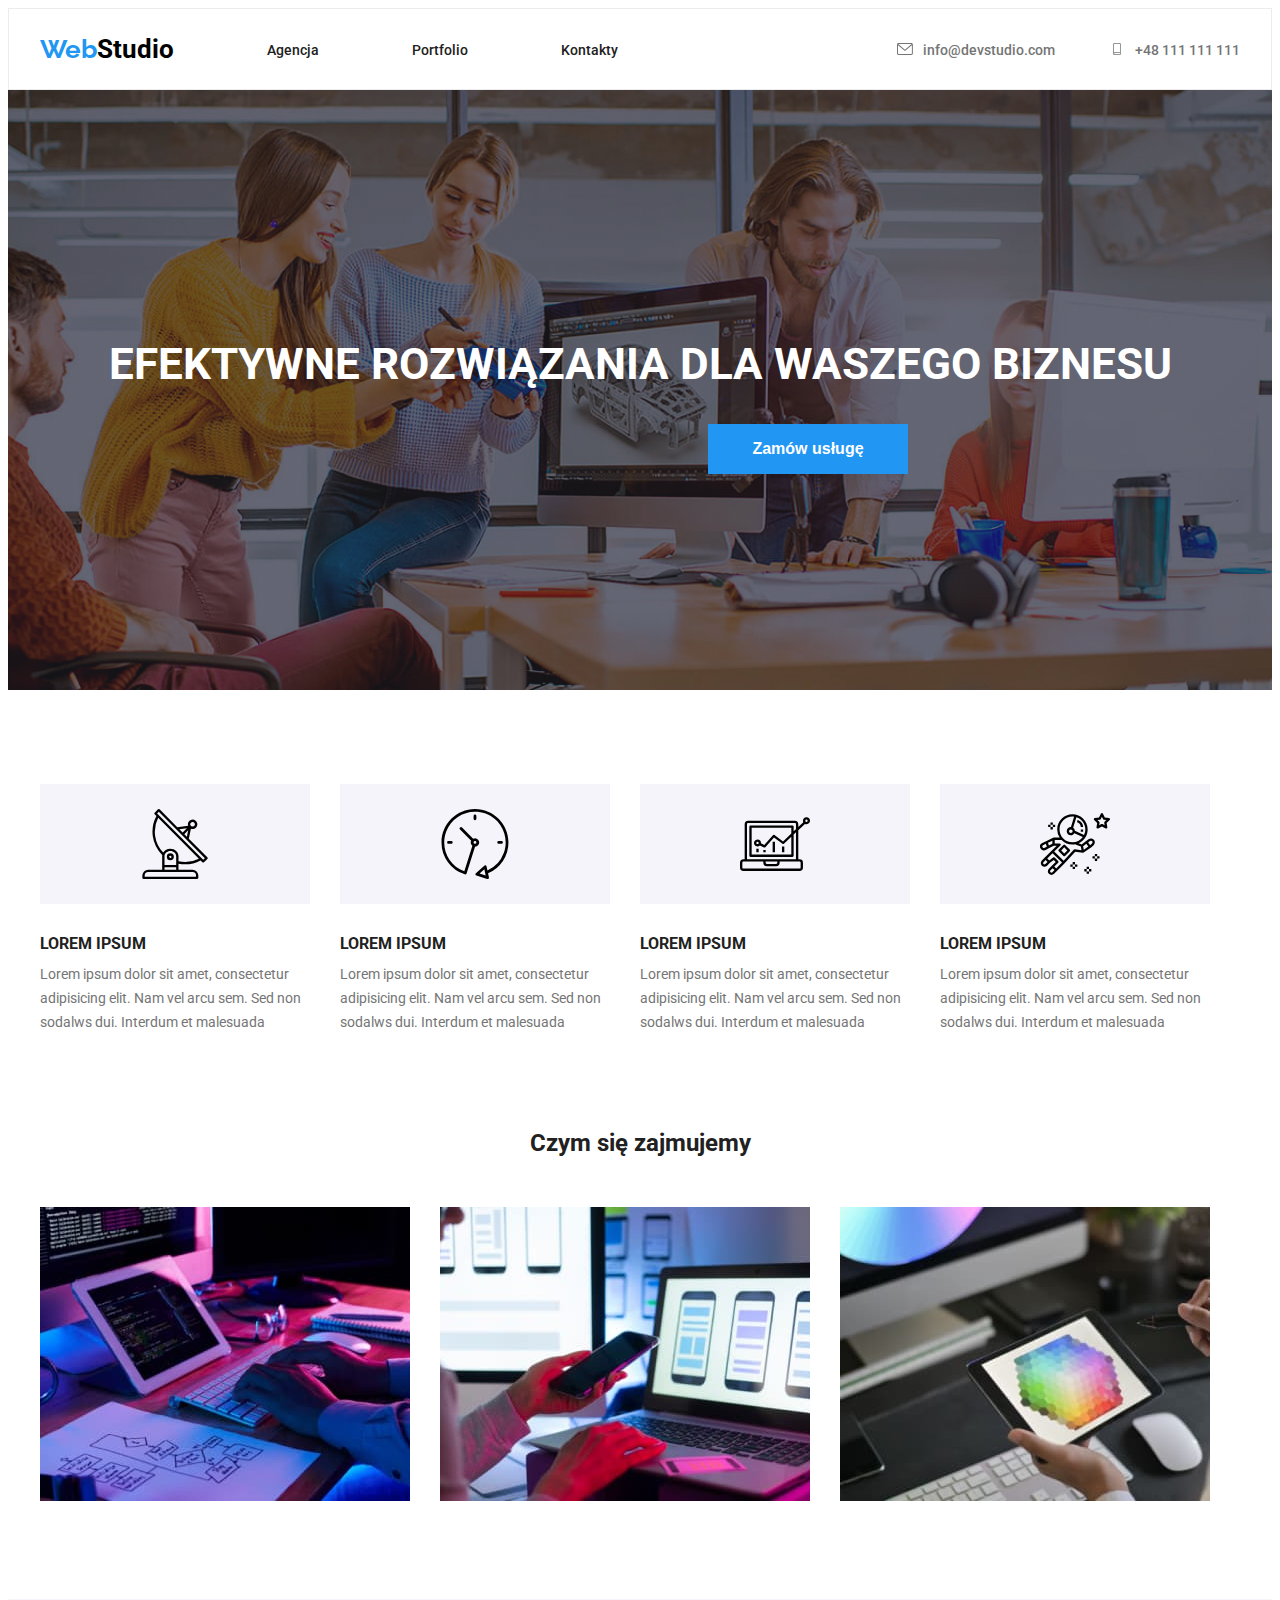
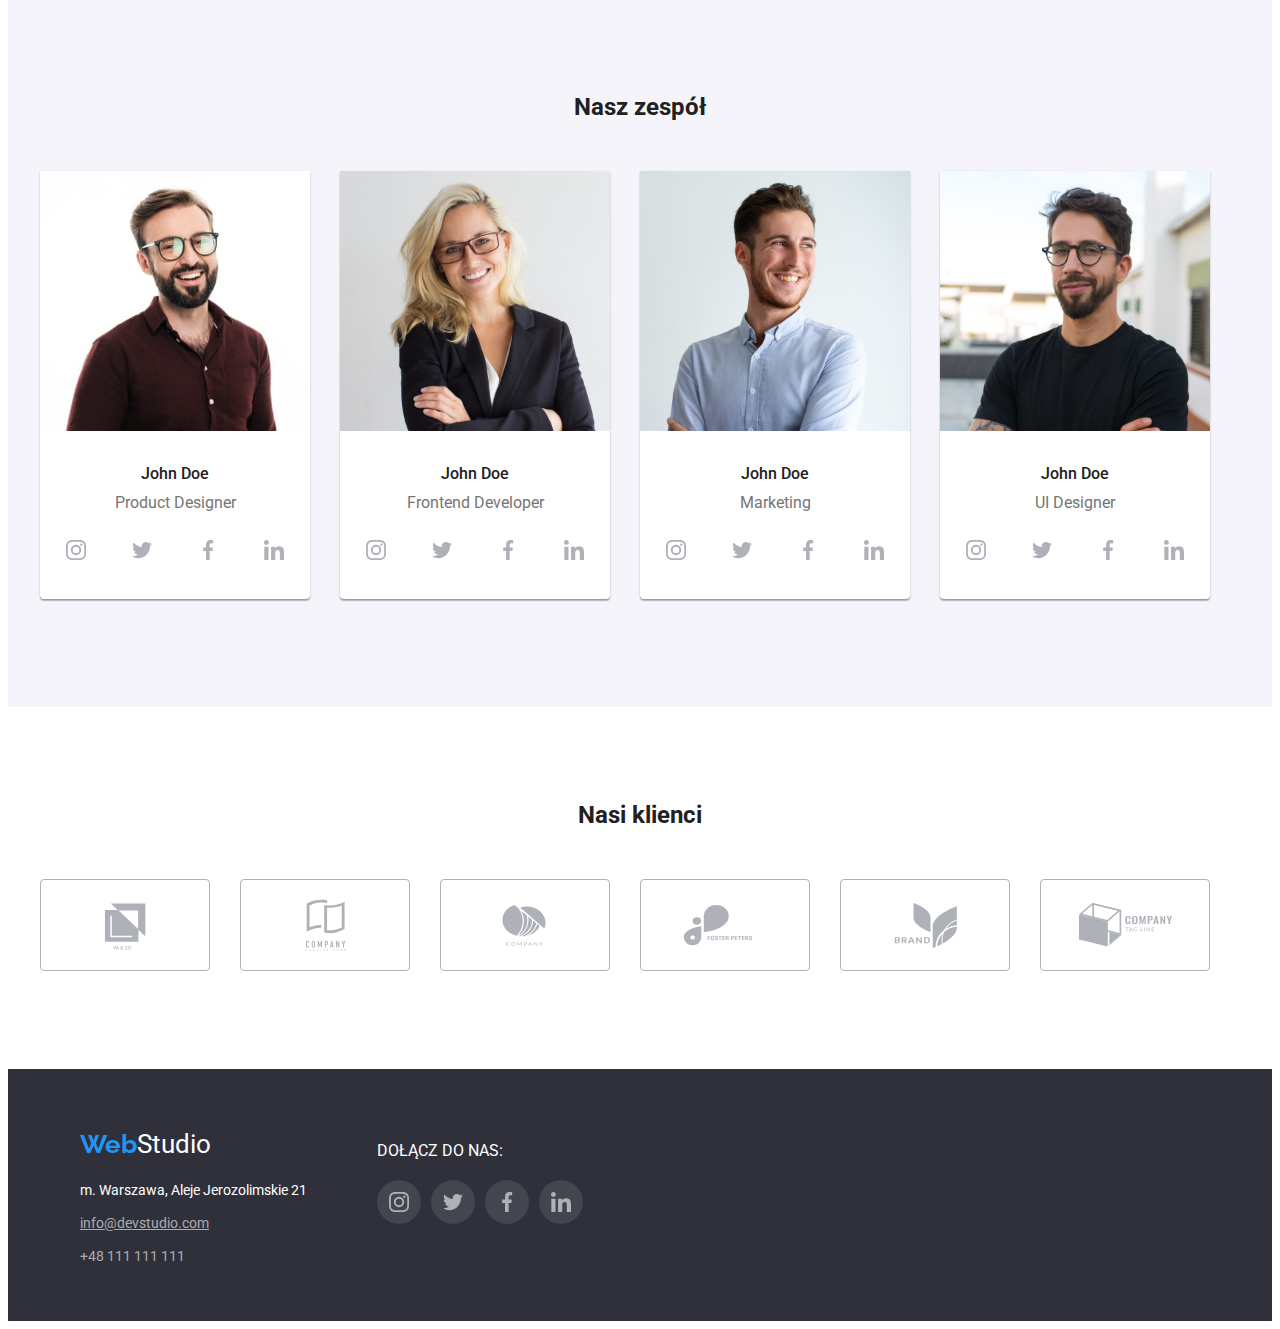
<file: index.html>
<!DOCTYPE html>
<html lang="pl">
  <head>
    <link rel="stylesheet" href="./css/styles.css" />
    <title>Studio</title>
    <link rel="preconnect" href="https://fonts.googleapis.com" />
    <link rel="preconnect" href="https://fonts.gstatic.com" crossorigin />
    <link
      href="https://fonts.googleapis.com/css2?family=Raleway:wght@700&family=Roboto:wght@400;500;700;900&display=swap"
      rel="stylesheet"
    />

    <link
      rel="stylesheet"
      href="https://cdnjs.cloudflare.com/ajax/libs/modern-normalize/1.1.0/modern-normalize.min.css"
      integrity="sha512-wpPYUAdjBVSE4KJnH1VR1HeZfpl1ub8YT/NKx4PuQ5NmX2tKuGu6U/JRp5y+Y8XG2tV+wKQpNHVUX03MfMFn9Q=="
      crossorigin="anonymous"
      referrerpolicy="no-referrer"
    />
    <link href="css/styles.css" rel="stylesheet" />
  </head>

  <body>
    <header class="header-style">
      <div class="header-container container">
        <div class="header-logo">
          <a class="logo" href="./index.html"
            ><span class="web-text">Web</span>Studio</a
          >
        </div>

        <nav class="nav-menu">
          <ul class="list">
            <li>
              <a href="./index.html" class="web-navigation">Agencja</a>
            </li>
            <li>
              <a href="./portfolio.html" class="web-navigation">Portfolio</a>
            </li>
            <li><a href="#" class="web-navigation">Kontakty</a></li>
          </ul>
        </nav>

        <div class="header-contacts">
          <a class="header-email" href="mailto:info@devstudio.com">
            <svg class="envelope" width="16" height="12">
              <use href="./images/symbol-defs.svg#icon-envelope"></use></svg
            >info@devstudio.com</a
          >

          <a class="header-phone" href="tel:+48111111111"
            ><svg class="smartphone" width="16" height="12">
              <use href="./images/symbol-defs.svg#icon-smartphone"></use></svg
            >+48 111 111 111</a
          >
        </div>
      </div>
    </header>

    <main>
      <section class="section-primary">
        <h1 class="tittle">EFEKTYWNE ROZWIĄZANIA DLA WASZEGO BIZNESU</h1>
        <button type="button" class="order">Zamów usługę</button>
      </section>

      <section class="section">
        <div class="container">
          <ul class="list">
            <li class="lorem">
              <figure class="lorem-figure">
                <svg width="70" height="70">
                  <use href="./images/symbol-defs.svg#icon-antenna-1"></use>
                </svg>
              </figure>
              <figcaption>
                <h4 class="lorem-tittle">LOREM IPSUM</h4>
                <p class="text-studio">
                  Lorem ipsum dolor sit amet, consectetur adipisicing elit. Nam
                  vel arcu sem. Sed non sodalws dui. Interdum et malesuada
                </p>
              </figcaption>
            </li>

            <li class="lorem">
              <figure class="lorem-figure">
                <svg width="70" height="70">
                  <use href="./images/symbol-defs.svg#icon-clock-1"></use>
                </svg>
              </figure>
              <figcaption>
                <h4 class="lorem-tittle">LOREM IPSUM</h4>
                <p class="text-studio">
                  Lorem ipsum dolor sit amet, consectetur adipisicing elit. Nam
                  vel arcu sem. Sed non sodalws dui. Interdum et malesuada
                </p>
              </figcaption>
            </li>

            <li class="lorem">
              <figure class="lorem-figure">
                <svg width="70" height="70">
                  <use href="./images/symbol-defs.svg#icon-diagram-1"></use>
                </svg>
              </figure>
              <figcaption>
                <h4 class="lorem-tittle">LOREM IPSUM</h4>
                <p class="text-studio">
                  Lorem ipsum dolor sit amet, consectetur adipisicing elit. Nam
                  vel arcu sem. Sed non sodalws dui. Interdum et malesuada
                </p>
              </figcaption>
            </li>

            <li class="lorem">
              <figure class="lorem-figure">
                <svg class="lorem-icon" width="70" height="70">
                  <use href="./images/symbol-defs.svg#icon-astronaut-1"></use>
                </svg>
              </figure>
              <figcaption>
                <h4 class="lorem-tittle">LOREM IPSUM</h4>
                <p class="text-studio">
                  Lorem ipsum dolor sit amet, consectetur adipisicing elit. Nam
                  vel arcu sem. Sed non sodalws dui. Interdum et malesuada
                </p>
              </figcaption>
            </li>
          </ul>
        </div>
      </section>

      <section class="section3">
        <div class="container">
          <h2 class="what-we-do">Czym się zajmujemy</h2>
          <ul class="list">
            <li class="scope">
              <img
                src="images/whatwedo/keyboard.jpg"
                alt="Ręce na klawiaturze"
                width="370"
                height="294"
              />
            </li>
            <li class="scope">
              <img
                src="images/whatwedo/laptop.jpg"
                alt="Otwarty laptop"
                width="370"
                height="294"
              />
            </li>
            <li class="scope">
              <img
                src="images/whatwedo/tablet.jpg"
                alt="Tablet"
                width="370"
                height="294"
              />
            </li>
          </ul>
        </div>
      </section>

      <section class="team">
        <div class="container">
          <h2 class="team-tittle">Nasz zespół</h2>
          <ul class="list">
            <li class="our-team">
              <figure class="figure">
                <img
                  src="images/team/product-designer.jpg"
                  alt="Zdjęcie pracownika"
                  width="270"
                  height="260"
                />

                <figcaption class="figcaption">
                  <p class="employee">John Doe</p>
                  <p class="job-position">Product Designer</p>
                  <div class="social-media">
                    <ul class="list-sm">
                      <li>
                        <a href="" class="social-item">
                          <svg class="icon" width="20" height="20">
                            <use
                              href="./images/symbol-defs.svg#icon-instagram-2"
                            ></use>
                          </svg>
                        </a>
                      </li>
                      <li>
                        <a href="" class="social-item">
                          <svg class="icon" width="20" height="20">
                            <use
                              href="./images/symbol-defs.svg#icon-twitter-1"
                            ></use>
                          </svg>
                        </a>
                      </li>
                      <li>
                        <a href="" class="social-item">
                          <svg class="icon" width="20" height="20">
                            <use
                              href="./images/symbol-defs.svg#icon-facebook-1"
                            ></use>
                          </svg>
                        </a>
                      </li>
                      <li>
                        <a href="" class="social-item">
                          <svg class="icon" width="20" height="20">
                            <use
                              href="./images/symbol-defs.svg#icon-linkedin-1"
                            ></use>
                          </svg>
                        </a>
                      </li>
                    </ul>
                  </div>
                </figcaption>
              </figure>
            </li>

            <li class="our-team">
              <figure class="figure">
                <img
                  src="images/team/frontend-developer.jpg"
                  alt="Zdjęcie pracownika"
                  width="270"
                  height="260"
                />
                <figcaption class="figcaption">
                  <p class="employee">John Doe</p>
                  <p class="job-position">Frontend Developer</p>
                  <div class="social-media">
                    <ul class="list-sm">
                      <li>
                        <a href="" class="social-item">
                          <svg class="icon" width="20" height="20">
                            <use
                              href="./images/symbol-defs.svg#icon-instagram-2"
                            ></use>
                          </svg>
                        </a>
                      </li>
                      <li>
                        <a href="" class="social-item">
                          <svg class="icon" width="20" height="20">
                            <use
                              href="./images/symbol-defs.svg#icon-twitter-1"
                            ></use>
                          </svg>
                        </a>
                      </li>
                      <li>
                        <a href="" class="social-item">
                          <svg class="icon" width="20" height="20">
                            <use
                              href="./images/symbol-defs.svg#icon-facebook-1"
                            ></use>
                          </svg>
                        </a>
                      </li>
                      <li>
                        <a href="" class="social-item">
                          <svg class="icon" width="20" height="20">
                            <use
                              href="./images/symbol-defs.svg#icon-linkedin-1"
                            ></use>
                          </svg>
                        </a>
                      </li>
                    </ul>
                  </div>
                </figcaption>
              </figure>
            </li>

            <li class="our-team">
              <figure class="figure">
                <img
                  src="images/team/marketing.jpg"
                  alt="Zdjęcie pracownika"
                  width="270"
                  height="260"
                />
                <figcaption class="figcaption">
                  <p class="employee">John Doe</p>
                  <p class="job-position">Marketing</p>
                  <div class="social-media">
                    <ul class="list-sm">
                      <li>
                        <a href="" class="social-item">
                          <svg class="icon" width="20" height="20">
                            <use
                              href="./images/symbol-defs.svg#icon-instagram-2"
                            ></use>
                          </svg>
                        </a>
                      </li>
                      <li>
                        <a href="" class="social-item">
                          <svg class="icon" width="20" height="20">
                            <use
                              href="./images/symbol-defs.svg#icon-twitter-1"
                            ></use>
                          </svg>
                        </a>
                      </li>
                      <li>
                        <a href="" class="social-item">
                          <svg class="icon" width="20" height="20">
                            <use
                              href="./images/symbol-defs.svg#icon-facebook-1"
                            ></use>
                          </svg>
                        </a>
                      </li>
                      <li>
                        <a href="" class="social-item">
                          <svg class="icon" width="20" height="20">
                            <use
                              href="./images/symbol-defs.svg#icon-linkedin-1"
                            ></use>
                          </svg>
                        </a>
                      </li>
                    </ul>
                  </div>
                </figcaption>
              </figure>
            </li>

            <li class="our-team">
              <figure class="figure">
                <img
                  src="images/team/ui-designer.jpg"
                  alt="Zdjęcie pracownika"
                  width="270"
                  height="260"
                />
                <figcaption class="figcaption">
                  <p class="employee">John Doe</p>
                  <p class="job-position">UI Designer</p>
                  <div class="social-media">
                    <ul class="list-sm">
                      <li>
                        <a href="" class="social-item">
                          <svg class="icon" width="20" height="20">
                            <use
                              href="./images/symbol-defs.svg#icon-instagram-2"
                            ></use>
                          </svg>
                        </a>
                      </li>
                      <li>
                        <a href="" class="social-item">
                          <svg class="icon" width="20" height="20">
                            <use
                              href="./images/symbol-defs.svg#icon-twitter-1"
                            ></use>
                          </svg>
                        </a>
                      </li>
                      <li>
                        <a href="" class="social-item">
                          <svg class="icon" width="20" height="20">
                            <use
                              href="./images/symbol-defs.svg#icon-facebook-1"
                            ></use>
                          </svg>
                        </a>
                      </li>
                      <li>
                        <a href="" class="social-item">
                          <svg class="icon" width="20" height="20">
                            <use
                              href="./images/symbol-defs.svg#icon-linkedin-1"
                            ></use>
                          </svg>
                        </a>
                      </li>
                    </ul>
                  </div>
                </figcaption>
              </figure>
            </li>
          </ul>
        </div>
      </section>
      <section class="section">
        <div class="container">
          <h2 class="what-we-do">Nasi klienci</h2>
          <ul class="list">
            <li class="scope">
              <svg class="logo-icon">
                <use
                  href="./images/symbol-defs.svg#icon-Logo"
                  width="106"
                  height="60.04"
                ></use>
              </svg>
            </li>

            <li class="scope">
              <svg class="logo-icon">
                <use
                  href="./images/symbol-defs.svg#icon-Logo-1"
                  width="106"
                  height="60.04"
                ></use>
              </svg>
            </li>

            <li class="scope">
              <svg class="logo-icon">
                <use
                  href="./images/symbol-defs.svg#icon-Logo-2"
                  width="106"
                  height="60.04"
                ></use>
              </svg>
            </li>

            <li class="scope">
              <svg class="logo-icon">
                <use
                  href="./images/symbol-defs.svg#icon-Logo-3"
                  width="106"
                  height="60.04"
                ></use>
              </svg>
            </li>

            <li class="scope">
              <svg class="logo-icon">
                <use
                  href="./images/symbol-defs.svg#icon-Logo-4"
                  width="106"
                  height="60.04"
                ></use>
              </svg>
            </li>

            <li class="scope">
              <svg class="logo-icon">
                <use
                  href="./images/symbol-defs.svg#icon-Logo-5"
                  width="106"
                  height="60.04"
                ></use>
              </svg>
            </li>
          </ul>
        </div>
      </section>
    </main>

    <footer class="footer-style">
      <div class="container">
        <ul class="list-footer">
          <li>
            <div class="footer-logo">
              <span class="web-text">Web</span
              ><span class="studio">Studio</span>
            </div>
            <address class="address">
              m. Warszawa, Aleje Jerozolimskie 21
            </address>
            <p class="footer-contact-mail">
              <a href="mailto:info@devstudio.com" class="footer-mail"
                >info@devstudio.com</a
              >
            </p>
            <p class="footer-contact-phone">
              <a href="tel:+48111111111" class="footer-phone"
                >+48 111 111 111</a
              >
            </p>
          </li>
          <li class="join-us">
            DOŁĄCZ DO NAS:
            <ul class="list-sm-footer">
              <li>
                <a href="" class="social-item-footer">
                  <svg class="icon" width="20" height="20">
                    <use href="./images/symbol-defs.svg#icon-instagram-2"></use>
                  </svg>
                </a>
              </li>
              <li>
                <a href="" class="social-item-footer">
                  <svg class="icon" width="20" height="20">
                    <use href="./images/symbol-defs.svg#icon-twitter-1"></use>
                  </svg>
                </a>
              </li>
              <li>
                <a href="" class="social-item-footer">
                  <svg class="icon" width="20" height="20">
                    <use href="./images/symbol-defs.svg#icon-facebook-1"></use>
                  </svg>
                </a>
              </li>
              <li>
                <a href="" class="social-item-footer">
                  <svg class="icon" width="20" height="20">
                    <use href="./images/symbol-defs.svg#icon-linkedin-1"></use>
                  </svg>
                </a>
              </li>
            </ul>
          </li>
        </ul>
      </div>
    </footer>
  </body>
</html>
</file>
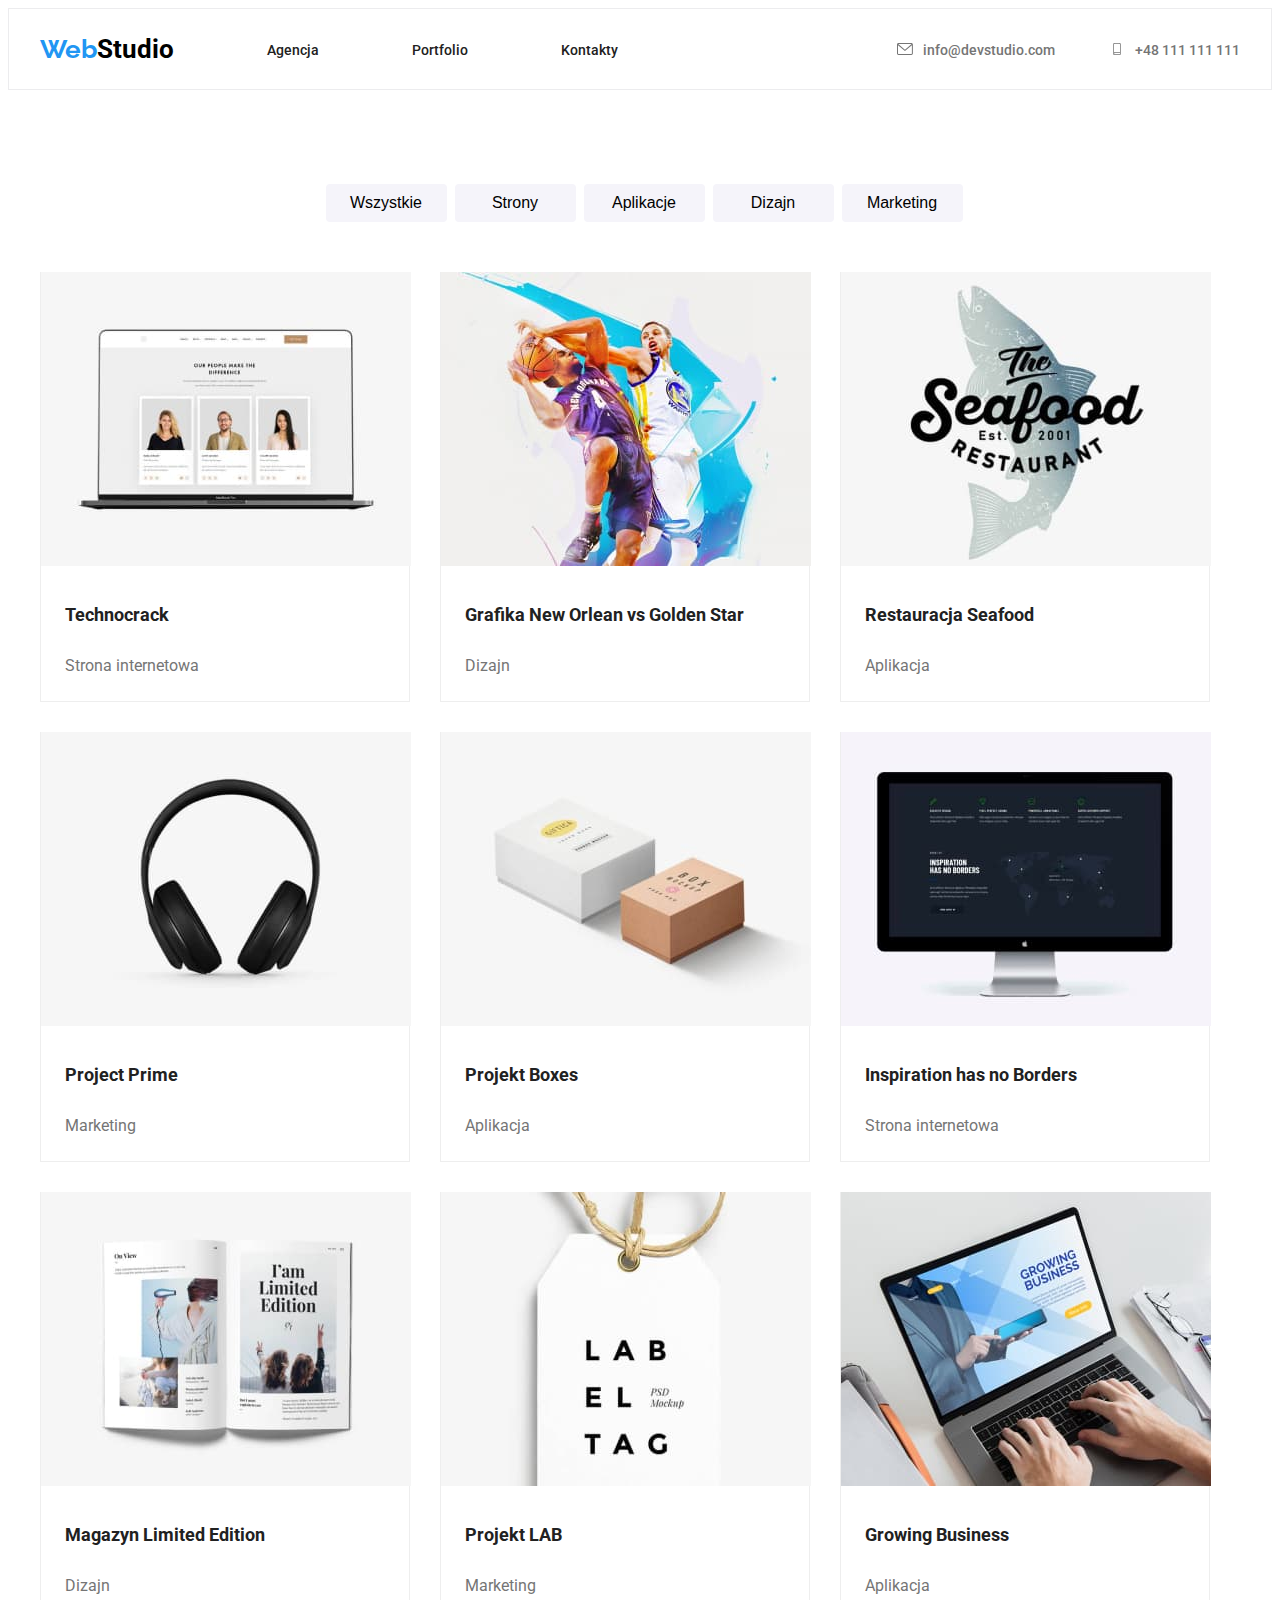
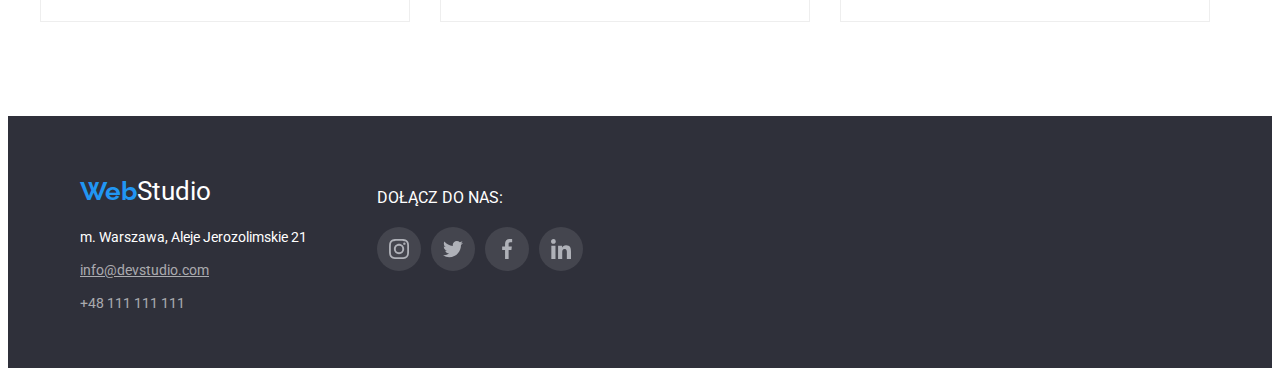
<file: portfolio.html>
<!DOCTYPE html>
<html lang="pl">
  <head>
    <link rel="stylesheet" href="./css/styles.css" />
    <title>Portfolio</title>
    <link rel="preconnect" href="https://fonts.googleapis.com" />
    <link rel="preconnect" href="https://fonts.gstatic.com" crossorigin />
    <link
      href="https://fonts.googleapis.com/css2?family=Raleway:wght@700&family=Roboto:wght@400;500;700;900&display=swap"
      rel="stylesheet"
    />
    <link
      rel="stylesheet"
      href="https://cdnjs.cloudflare.com/ajax/libs/modern-normalize/1.1.0/modern-normalize.min.css"
      integrity="sha512-wpPYUAdjBVSE4KJnH1VR1HeZfpl1ub8YT/NKx4PuQ5NmX2tKuGu6U/JRp5y+Y8XG2tV+wKQpNHVUX03MfMFn9Q=="
      crossorigin="anonymous"
      referrerpolicy="no-referrer"
    />
    <link href="css/styles.css" rel="stylesheet" />
  </head>

  <body>
    <header class="header-style">
      <div class="header-container container">
        <div class="header-logo">
          <a class="logo" href="./index.html"
            ><span class="web-text">Web</span>Studio</a
          >
        </div>

        <nav class="nav-menu">
          <ul class="list">
            <li>
              <a href="./index.html" class="web-navigation">Agencja</a>
            </li>
            <li>
              <a href="./portfolio.html" class="web-navigation">Portfolio</a>
            </li>
            <li><a href="#" class="web-navigation">Kontakty</a></li>
          </ul>
        </nav>

        <div class="header-contacts">
          <a class="header-email" href="mailto:info@devstudio.com">
            <svg class="envelope" width="16" height="12">
              <use href="./images/symbol-defs.svg#icon-envelope"></use></svg
            >info@devstudio.com</a
          >

          <a class="header-phone" href="tel:+48111111111"
            ><svg class="smartphone" width="16" height="12">
              <use href="./images/symbol-defs.svg#icon-smartphone"></use></svg
            >+48 111 111 111</a
          >
        </div>
      </div>
    </header>

    <section class="section">
      <div class="container">
        <div class="filter-buttons">
          <button type="button" class="projects-type">Wszystkie</button>
          <button type="button" class="projects-type">Strony</button>
          <button type="button" class="projects-type">Aplikacje</button>
          <button type="button" class="projects-type">Dizajn</button>
          <button type="button" class="projects-type">Marketing</button>
        </div>
      </div>

      <main>
        <div class="container">
          <ul class="project-list">
            <li class="item">
              <figure class="img-frame">
                <img
                  src="images/website/technocrack.jpg"
                  alt="website"
                  width="370"
                  height="294"
                />
                <figcaption class="projects">
                  <p class="project-name">Technocrack</p>
                  <p class="project-category">Strona internetowa</p>
                </figcaption>
              </figure>
            </li>

            <li class="item">
              <figure class="img-frame">
                <img
                  src="images/design/new-orlean-vs-golden-star.jpg"
                  alt="basketball players"
                  width="370"
                  height="294"
                />
                <figcaption class="projects">
                  <p class="project-name">Grafika New Orlean vs Golden Star</p>
                  <p class="project-category">Dizajn</p>
                </figcaption>
              </figure>
            </li>

            <li class="item">
              <figure class="img-frame">
                <img
                  src="images/apps/restaurant-seafood.jpg"
                  alt="Fish"
                  width="370"
                  height="294"
                />
                <figcaption class="projects">
                  <p class="project-name">Restauracja Seafood</p>
                  <p class="project-category">Aplikacja</p>
                </figcaption>
              </figure>
            </li>

            <li class="item">
              <figure class="img-frame">
                <img
                  src="images/marketing/project-prime.jpg"
                  alt="Headphones"
                  width="370"
                  height="294"
                />
                <figcaption class="projects">
                  <p class="project-name">Project Prime</p>
                  <p class="project-category">Marketing</p>
                </figcaption>
              </figure>
            </li>

            <li class="item">
              <figure class="img-frame">
                <img
                  src="images/apps/projekt-boxes.jpg"
                  alt="Cartoons"
                  width="370"
                  height="294"
                />
                <figcaption class="projects">
                  <p class="project-name">Projekt Boxes</p>
                  <p class="project-category">Aplikacja</p>
                </figcaption>
              </figure>
            </li>

            <li class="item">
              <figure class="img-frame">
                <img
                  src="images/website/inspiration-has-no-borders.jpg"
                  alt="Screen"
                  width="370"
                  height="294"
                />
                <figcaption class="projects">
                  <p class="project-name">Inspiration has no Borders</p>
                  <p class="project-category">Strona internetowa</p>
                </figcaption>
              </figure>
            </li>

            <li class="item">
              <figure class="img-frame">
                <img
                  src="images/design/magazine-limited-edition.jpg"
                  alt="Newspaper"
                  width="370"
                  height="294"
                />
                <figcaption class="projects">
                  <p class="project-name">Magazyn Limited Edition</p>
                  <p class="project-category">Dizajn</p>
                </figcaption>
              </figure>
            </li>

            <li class="item">
              <figure class="img-frame">
                <img
                  src="images/marketing/project-lab.jpg"
                  alt="Label"
                  width="370"
                  height="294"
                />
                <figcaption class="projects">
                  <p class="project-name">Projekt LAB</p>
                  <p class="project-category">Marketing</p>
                </figcaption>
              </figure>
            </li>

            <li class="item">
              <figure class="img-frame">
                <img
                  src="images/apps/growing-business.jpg"
                  alt="Laptop"
                  width="370"
                  height="294"
                />
                <figcaption class="projects">
                  <p class="project-name">Growing Business</p>
                  <p class="project-category">Aplikacja</p>
                </figcaption>
              </figure>
            </li>
          </ul>
        </div>
      </main>
    </section>

    <footer class="footer-style">
      <div class="container">
        <ul class="list-footer">
          <li>
            <div class="footer-logo">
              <span class="web-text">Web</span
              ><span class="studio">Studio</span>
            </div>
            <address class="address">
              m. Warszawa, Aleje Jerozolimskie 21
            </address>
            <p class="footer-contact-mail">
              <a href="mailto:info@devstudio.com" class="footer-mail"
                >info@devstudio.com</a
              >
            </p>
            <p class="footer-contact-phone">
              <a href="tel:+48111111111" class="footer-phone"
                >+48 111 111 111</a
              >
            </p>
          </li>
          <li class="join-us">
            DOŁĄCZ DO NAS:
            <ul class="list-sm-footer">
              <li>
                <a href="" class="social-item-footer">
                  <svg class="icon" width="20" height="20">
                    <use href="./images/symbol-defs.svg#icon-instagram-2"></use>
                  </svg>
                </a>
              </li>
              <li>
                <a href="" class="social-item-footer">
                  <svg class="icon" width="20" height="20">
                    <use href="./images/symbol-defs.svg#icon-twitter-1"></use>
                  </svg>
                </a>
              </li>
              <li>
                <a href="" class="social-item-footer">
                  <svg class="icon" width="20" height="20">
                    <use href="./images/symbol-defs.svg#icon-facebook-1"></use>
                  </svg>
                </a>
              </li>
              <li>
                <a href="" class="social-item-footer">
                  <svg class="icon" width="20" height="20">
                    <use href="./images/symbol-defs.svg#icon-linkedin-1"></use>
                  </svg>
                </a>
              </li>
            </ul>
          </li>
        </ul>
      </div>
    </footer>
  </body>
</html>
</file>
<file: css/styles.css>
:root {
  --main-background: #ffffff;
  --main-color: #212121;
  --footer-background: #2f303a;
  --main-blue: #2196f3;
  --contact-color: #757575;
  --team-background: #f5f4fa;
  --logo-color: #000000;
  --footer-mail: rgba(255, 255, 255, 0.6);
  --border-color: #eeeeee;
  --social-media: #afb1b8;
}

* {
  box-sizing: border-box;
}

.container {
  max-width: 1200px;
  margin: 0 auto;
}

.section-primary {
  font-weight: 900px;
  line-height: 1.36;
  text-align: center;
  color: var(--main-background);
  display: flex;
  flex-direction: column;
  justify-content: center;
  background-color: var(--footer-background);
  background-image: linear-gradient(
      rgba(47, 48, 58, 0.4),
      rgba(47, 48, 58, 0.4)
    ),
    url("../images/Img.jpg");
  background-position: center;
  background-repeat: no-repeat;
  background-size: cover;
  max-width: 1600px;
  height: 600px;
  margin: auto;
}

/* CSS for HEADER below*/

.header-container {
  height: 80px;
  display: flex;
  align-items: center; /*zmiana z baseline*/
  flex-direction: row; /* CSS for HEADER */
  justify-content: space-between;
  text-align: center;
}

.header-style {
  background-color: var(--main-background);
  border: 1px solid #ececee; /* CSS for HEADER */
}

.logo {
  color: var(--logo-color);
  font-weight: 700;
  font-size: 26px;
  text-decoration: none; /* CSS for HEADER */
  line-height: 1.17;
  /*zmiana z margin-left: 215px;*/
}

.header-logo > .logo {
  width: 145px; /* CSS for HEADER */
  height: 31px;
}

.nav-menu {
  display: flex; /* CSS for HEADER */
  flex: 1;
}

/* CSS for HEADER */

.lista {
  gap: 46px;
}

.web-navigation {
  font-size: 14px;
  font-weight: 500;
  text-decoration: none;
  line-height: 1.17;
  color: var(--main-color); /* CSS for HEADER */
  justify-content: space-between;
  padding-left: 93px;
}

.web-navigation:hover {
  /* CSS for HEADER */
  color: var(--main-blue);
}

.header-email {
  color: var(--contact-color);
  font-size: 14px; /* CSS for HEADER */
  line-height: 16.41px;
  text-decoration: none;
  padding-top: 32px;
  font-weight: 500;
}

.header-email:hover {
  color: var(--main-blue);
}

.header-email:focus {
  color: var(--main-blue);
}

.header-email:hover svg,
.header-email:focus svg {
  fill: var(--main-blue);
}

.header-phone {
  color: var(--contact-color); /* CSS for HEADER */
  font-size: 14px;
  line-height: 16.41px;
  text-decoration: none;
  padding-left: 50px;
  font-weight: 500;
}

.header-phone:hover {
  color: var(--main-blue);
  margin-top: 34px;
}

.header-phone:hover svg,
.header-phone:focus svg {
  fill: var(--main-blue);
}

.envelope {
  margin-right: 10px;
  fill: var(--contact-color);
}

.smartphone {
  margin-right: 10px;
  fill: var(--contact-color);
}

/* CSS for HEADER above*/

body {
  font-family: "Roboto", sans-serif;
  background: var(--main-background);
  color: var(--main-color);
}

.list {
  list-style-type: none;
  display: flex;
  margin: 0;
  padding-left: 0;
}

.section3 {
  margin-top: 94px;
  margin-bottom: 94px;
}

.projects-type {
  background-color: var(--team-background);
  font-size: 16px;
  font-weight: 500;
  border: none;
  width: 121px;
  height: 38px;
  border-radius: 4px;
  margin-left: 8px;
  padding: 0;
}

.projects-type:hover {
  background-color: var(--main-blue);
  color: var(--team-background);
  cursor: pointer;
  box-shadow: 0px 4px 4px rgba(0, 0, 0, 0.25);
}

.projects-type:focus {
  background-color: var(--main-blue);
  color: var(--team-background);
  cursor: pointer;
  box-shadow: 0px 4px 4px rgba(0, 0, 0, 0.25);
}

.project-name {
  font-size: 18px;
  font-weight: 700;
  line-height: 2;
}

.img-frame {
  border-left: 1px solid var(--border-color);
  border-bottom: 1px solid var(--border-color);
  border-right: 1px solid var(--border-color);
  width: 370px;
  text-align: left;
  line-height: 2;
  margin-left: 0;
  margin-right: 0;
  margin-top: 0;
  margin-bottom: 0;
}

.projects {
  line-height: 1.88;
  margin-top: 20px;
  margin-bottom: 20px;
  margin-left: 24px;
}
.project-category {
  color: var(--contact-color);
  font-size: 16px;
  line-height: 1.87;
  margin-top: 4px;
}

.web-text {
  font-family: "Raleway";
  font-weight: 700;
  font-size: 26px;
  line-height: 1.17;
  color: var(--main-blue);
  text-decoration: none;
}

.studio {
  font-size: 26px;
  text-decoration: none;
  line-height: 1.17;
  color: var(--main-background);
}

.team {
  background-color: var(--team-background);
  height: 708px;
}

.team-tittle {
  line-height: 1.17;
  text-align: center;
  padding-top: 94px;
  padding-bottom: 50px;
  margin-top: 0;
  margin-bottom: 0;
}

.employee {
  font-size: 16px;
  font-weight: 500;
  line-height: 1.17;
  text-align: center;
  margin-top: 30px;
  margin: 0;
}

.job-position {
  font-size: 16px;
  line-height: 1.17;
  color: var(--contact-color);
  text-align: center;
  margin-top: 10px;
}

.what-we-do {
  line-height: 1.17;
  text-align: center;
  padding-bottom: 50px;
  margin-bottom: 0;
  margin-top: 0;
}

.order {
  background-color: var(--main-blue);
  font-size: 16px;
  font-weight: 700;
  border: none;
  width: 200px;
  height: 50px;
  color: var(--main-background);
  cursor: pointer;
  margin-left: 700px;
}

.text-studio {
  font-size: 14px;
  line-height: 1.71;
  color: var(--contact-color);
  margin-top: 10px;
  margin-bottom: 0;
}

.lorem-tittle {
  margin-top: 30px;
  margin-bottom: 10px;
}

.tittle {
  font-size: 44px;
}

.section {
  padding-top: 94px;
}

.our-team {
  margin-right: 30px;
  background-color: #ffffff;
  width: 270px;
  height: 428px;
  border-block: 1px;
  box-shadow: 0px 1px 3px rgba(0, 0, 0, 0.12), 0px 1px 1px rgba(0, 0, 0, 0.14),
    0px 2px 1px rgba(0, 0, 0, 0.2);
  border-radius: 0px 0px 4px 4px;
}

.figure {
  margin: 0;
  display: block;
}

.figcaption {
  padding-top: 30px;
  margin-right: 0;
}

.scope {
  margin-right: 30px;
}

.lorem {
  box-sizing: border-box;
  margin-right: 30px;
  width: 270px;
  border-block: 1px;
}

.lorem-figure {
  margin: 0;
  background-color: var(--team-background);
  height: 120px;
  display: flex;
  align-items: center;
  justify-content: center;
}

/* CSS for FOOTER below*/

.footer-logo {
  padding-top: 60px; /* CSS for FOOTER*/
  padding-bottom: 20px;
}

.address {
  font-style: normal;
  font-size: 14px;
  line-height: 1.71; /* CSS for FOOTER*/
  padding-bottom: 9px;
}

.footer-mail {
  font-size: 14px;
  line-height: 1.71;
  color: var(--footer-mail); /* CSS for FOOTER*/
  text-decoration: underline;
  width: 231px;
  height: 21px;
}

.footer-phone {
  font-size: 14px;
  line-height: 1.71;
  text-decoration: none; /* CSS for FOOTER*/
  color: var(--footer-mail);
  padding-bottom: 60px;
}

.footer-phone:hover {
  color: var(--main-background); /* CSS for FOOTER*/
}

.footer-phone:focus {
  color: var(--main-background); /* CSS for FOOTER*/
}

.footer-mail:hover {
  color: var(--main-background); /* CSS for FOOTER*/
}

.footer-mail:focus {
  color: var(--main-background); /* CSS for FOOTER*/
}

.footer-style {
  height: 252px;
  background: var(--footer-background); /* CSS for FOOTER*/
  color: var(--main-background);
  margin-top: 94px;
}

.footer-contact-mail {
  margin-top: 0;
  margin-bottom: 0; /* CSS for FOOTER*/
  padding-bottom: 9px;
}
.footer-contact-phone {
  margin-top: 0; /* CSS for FOOTER*/
  margin-bottom: 0;
}

/* CSS for FOOTER above*/

.project-list {
  display: flex;
  flex-wrap: wrap;
  gap: 30px;
  padding: 0;
  list-style: none;
}

.item {
  cursor: pointer;
}

.item:hover {
  box-shadow: 0px 4px 4px rgba(0, 0, 0, 0.25);
}

.item:focus {
  box-shadow: 0px 4px 4px rgba(0, 0, 0, 0.25);
}

.filter-buttons {
  justify-content: center;
  display: flex;
  margin-bottom: 50px;
}

.logo-icon {
  fill: #afb1b8;
  border: 1px solid #afb1b8;
  border-radius: 4px;
  width: 170px;
  height: 92px;
  padding: 16px 32px;
  cursor: pointer;
}

.logo-icon:hover {
  fill: var(--main-blue);
  border: 1px solid var(--main-blue);
}

.logo-icon:focus {
  fill: var(--main-blue);
}

.scope {
  gap: 30px;
}

.social-media {
  display: flex;
  justify-content: center;
  align-content: center;
}

.icon {
  display: flex;
  width: 20px;
  height: 20px;
  fill: var(--social-media);
}

.icon:hover {
  fill: var(--main-blue);
}

.icon:focus {
  fill: var(--main-blue);
}

.list-sm {
  list-style-type: none;
  display: flex;
  gap: 22px;
  padding-left: 0;
}

.social-item {
  display: flex;
  justify-content: center;
  align-items: center;
  width: 44px;
  height: 44px;
  border-radius: 50%;
}

.social-item:hover,
.social-item:focus {
  background-color: var(--main-blue);
}

.social-item:hover svg,
.social-item:focus svg {
  fill: var(--main-background);
}

.join {
  margin-left: 170px;
  font-weight: 700px;
}

.footer-list {
  display: inline;
}
.icon-footer {
  display: flex;
  width: 20px;
  height: 20px;
  fill: var(--logo-color); /*kolor*/
}

.list-footer {
  display: flex;
  list-style-type: none;
}

.join-sm {
  font-weight: 700px;
  font-size: 14px;
}

.list-sm-footer {
  list-style-type: none;
  display: flex;
  gap: 22px;
  padding-left: 0;
  margin-top: 20px;
  gap: 10px;
  cursor: pointer;
}
.social-media-footer {
  display: flex;
  justify-content: center;
  align-content: center;
}

.social-item-footer {
  display: flex;
  background-color: rgba(255, 255, 255, 0.1);
  height: 44px;
  width: 44px;
  border-radius: 50%;
  justify-content: center;
  align-items: center;
}
.social-item-footer:hover,
.social-item-footer:focus {
  background-color: var(--main-blue);
}

.social-item-footer:hover svg,
.ssocial-item-footer:focus svg {
  fill: var(--main-background);
}

.join-us {
  margin-left: 70px;
  margin-top: 72px;
}
</file>
